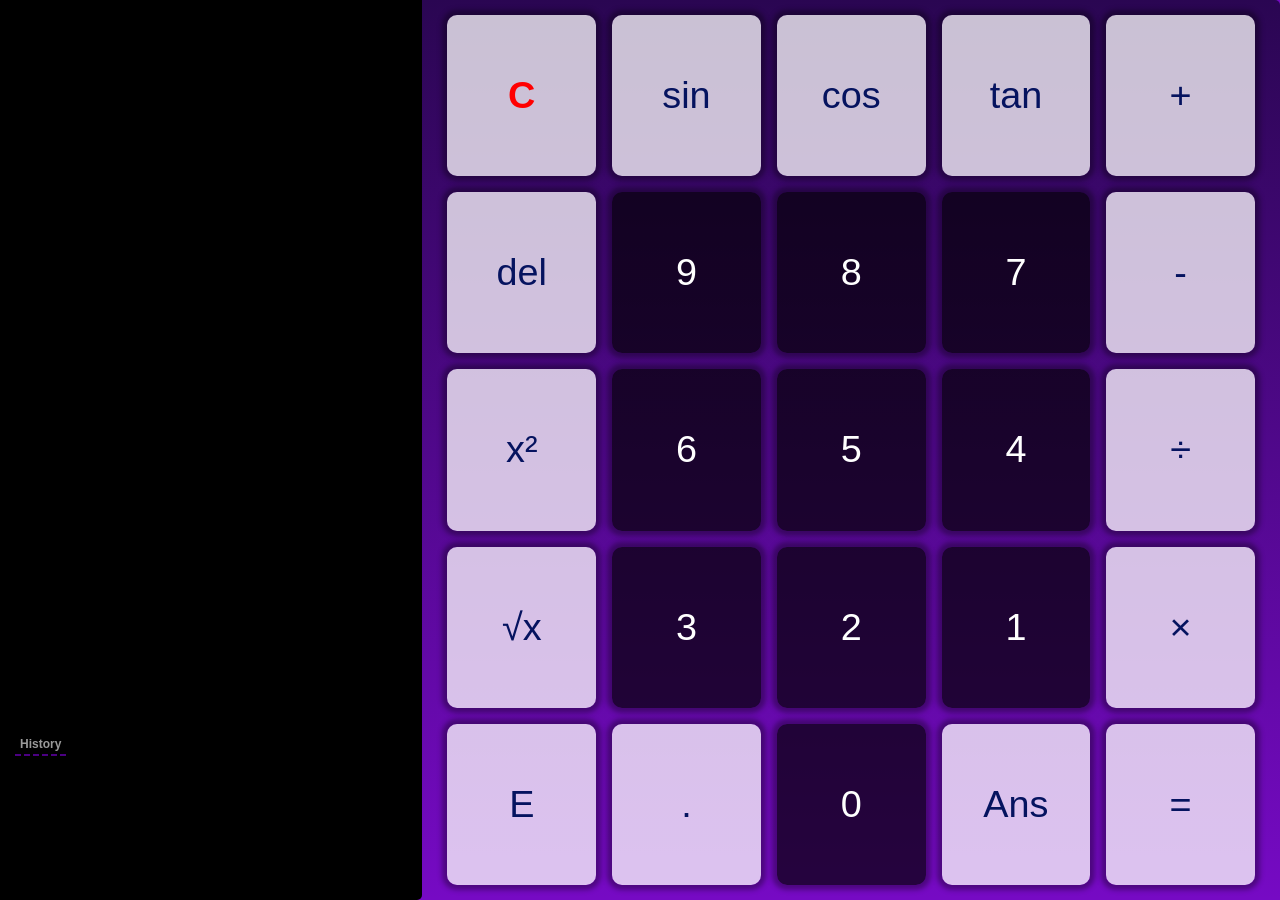
<file: index.html>
<!DOCTYPE html>
<html lang="en">
  <head>
    <title>My Calculator</title>
    <link rel="stylesheet" href="app.css" />
  </head>
  <body class="center">
    <main class="center">
      <div id="display" class="center col">
        <input disabled />
        <b></b>
        <div>
          <h6>History</h6>
          <ul></ul>
        </div>
      </div>
      <div id="buttons" class="center">
        <button style="color: red; font-weight: bolder" s>C</button>
        <button>sin</button>
        <button>cos</button>
        <button>tan</button>
        <button>+</button>
        <button>del</button>
        <button class="num">9</button>
        <button class="num">8</button>
        <button class="num">7</button>
        <button>-</button>
        <button>x²</button>
        <button class="num">6</button>
        <button class="num">5</button>
        <button class="num">4</button>
        <button>÷</button>
        <button>√x</button>
        <button class="num">3</button>
        <button class="num">2</button>
        <button class="num">1</button>
        <button>×</button>
        <button>E</button>
        <button>.</button>
        <button class="num">0</button>
        <button>Ans</button>
        <button>=</button>
      </div>
    </main>
    <script src="./app.js"></script>
  </body>
</html>
</file>
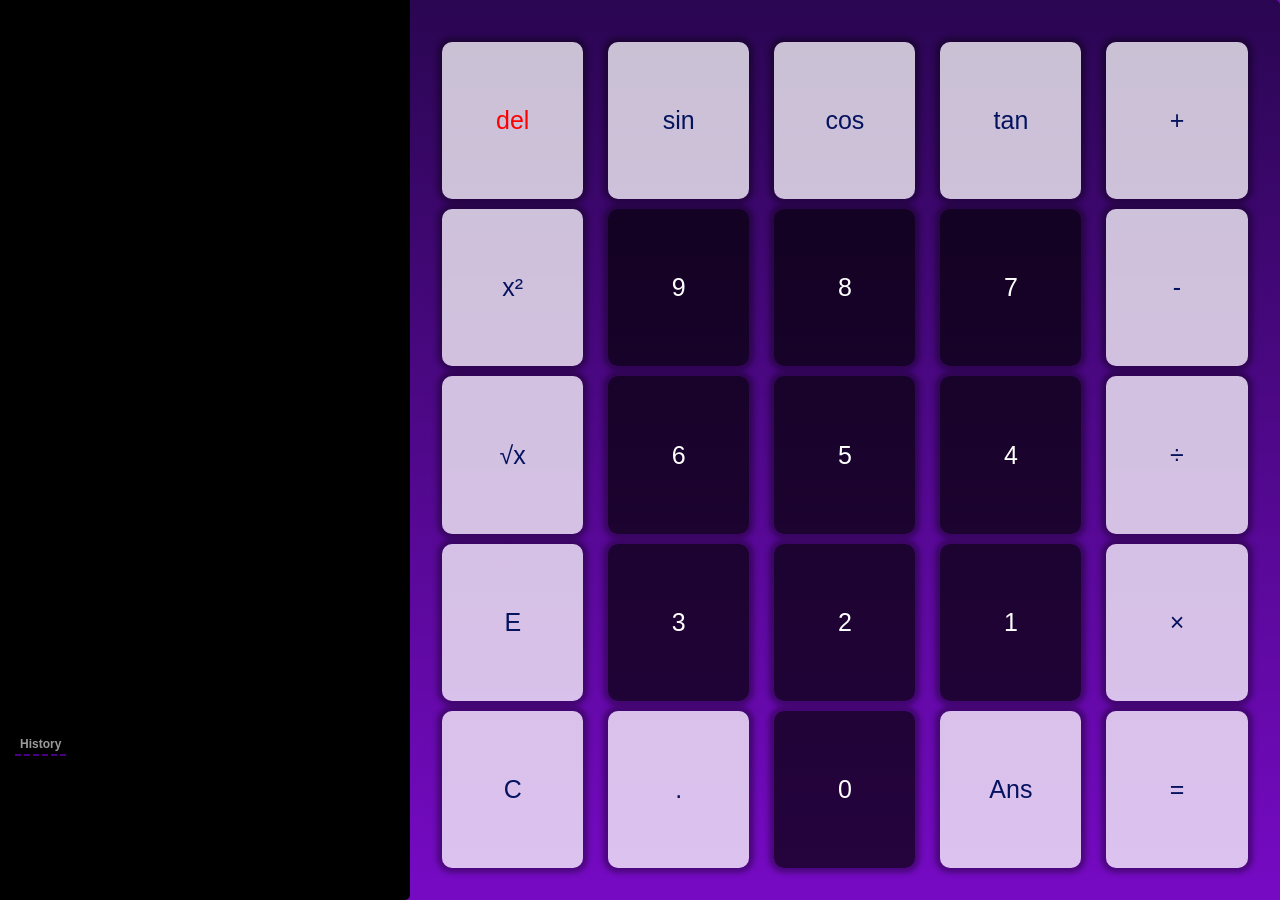
<file: Calculator/index.html>
<!DOCTYPE html>
<html lang="en">
  <head>
    <title>My Calculator</title>
    <link rel="stylesheet" href="app.css" />
  </head>
  <body class="center">
    <main class="center">
      <div id="display" class="center col">
        <input disabled />
        <b></b>
        <div>
          <h6>History</h6>
          <ul></ul>
        </div>
      </div>
      <div id="buttons" class="center">
        <div class="center col">
          <button style="color: red">del</button>
          <button>x²</button>
          <button>√x</button>
          <button>E</button>
          <button>C</button>
        </div>
        <div class="center col">
          <button>sin</button>
          <button class="num">9</button>
          <button class="num">6</button>
          <button class="num">3</button>
          <button>.</button>
        </div>
        <div class="center col">
          <button>cos</button>
          <button class="num">8</button>
          <button class="num">5</button>
          <button class="num">2</button>
          <button class="num">0</button>
        </div>
        <div class="center col">
          <button>tan</button>
          <button class="num">7</button>
          <button class="num">4</button>
          <button class="num">1</button>
          <button>Ans</button>
        </div>
        <div class="center col">
          <button>+</button>
          <button>-</button>
          <button>÷</button>
          <button>×</button>
          <button>=</button>
        </div>
      </div>
    </main>
    <script src="./app.js"></script>
  </body>
</html>
</file>
<file: app.css>
*,
*::after,
*::before {
  box-sizing: border-box;
  padding: 0%;
  margin: 0;
}
body {
  background-color: #760ac4;
  height: 100vh;
  font-family: "Trebuchet MS", "Lucida Sans Unicode", "Lucida Grande",
    "Lucida Sans", Arial, sans-serif;
  user-select: none;
  justify-content: right !important;
}
.center {
  display: flex;
  justify-content: center;
  align-items: center;
}
.col {
  flex-direction: column;
}
main {
  order: 2;
  width: 100%;
  height: 100%;
  background: linear-gradient(#2a0652, #00000000);
  border-radius: 5px;
}
#display {
  background-color: #000;
  border-radius: 0 0 5px 0;
  align-items: flex-end;
  overflow: hidden;
  width: 33%;
  height: 100%;
}
#display input {
  flex: 2;
  background-color: transparent;
  font-family: Cambria, Cochin, Georgia, Times, "Times New Roman", serif;
  width: 100%;
  font-weight: bolder;
  border: none;
  text-align: right;
  color: #fff;
  font-size: 55px;
  padding-right: 20px;
  transition: 0.3s;
}
#display input.active {
  flex: 1;
  color: #ffffff60;
  font-size: 23px;
}
#display b {
  flex: 1;
  color: #ffffff60;
  font-size: 35px;
  margin-right: 0px;
  transition: 0.3s;
  padding: 0 10px;
}
#display b sup {
  font-size: 50%;
}
#display b.active {
  font-size: 60px;
  color: blue;
  margin-right: 10px;
}
#display div {
  color: #ffffff91;
  font-size: 14px;
  width: 100%;
}
#display div h6 {
  font-weight: bolder;
  font-size: 12px;
  color: #9a9a9a;
  padding: 0 5px 3px 5px;
  margin-left: 15px;
  margin-bottom: 4px;
  border-bottom: 2px dashed indigo;
  display: inline-block;
}
#display div ul {
  padding: 0 5px;
  height: 140px;
}
#display div ul li {
  position: relative;
  overflow: hidden;
  background-color: #ffffff00;
  visibility: visible;
  padding: 0 10px;
  height: 60px;
  width: 100%;
  align-items: flex-start !important;
  margin-bottom: 10p x;
  transform: scale(1, 1);
  transition: 0.4s;
}
#display div ul li.active {
  height: 0px;
  visibility: hidden;
  transform: scale(0.7, 0.7);
  animation: added 0.3s ease forwards;
}
#display div ul li:hover {
  background-color: #ffffff09;
}
#display div ul li span {
  flex: 1;
}
#display div ul li span:nth-of-type(2) {
  text-align: right;
  font-weight: bolder;
  width: 100%;
  color: blue;
  font-size: 20px;
}
#buttons {
  display: grid;
  grid-template-columns: repeat(5, 1fr);
  gap: 1rem;
  flex: 1;
  height: 100%;
  padding: 15px 25px;
}
#buttons button {
  font-family: inherit;
  font-size: 4.2vh;
  width: 100%;
  height: 100%;
  border: none;
  box-shadow: 0 0 5px 5px #00000056;
  background-color: #ffffffbf;
  color: #05135f;
  transition: 0.3s;
  border-radius: 10px;
}
#buttons button:hover {
  transform: scale(0.9, 0.9);
  box-shadow: 0px 0px 0px #00000056;
}
#buttons button.num {
  background-color: #000000ad;
  color: #fff;
}
#buttons button span {
  position: absolute;
}

@keyframes added {
  from {
    height: 0px;
  }
  to {
    height: 60px;
  }
}

@media (max-width: 576px) {
  main {
    flex-direction: column;
  }
  #display {
    width: 100%;
    height: 40%;
  }
  #buttons {
    width: 100%;
    gap: 0.5rem;
    padding: 10px 10px;
  }
  #buttons button {
    border-radius: 5px;
    font-size: 2vh;
  }
  #buttons button:hover {
    transform: none;
    box-shadow: none;
  }
  #buttons button:active {
    transform: scale(0.9, 0.9);
    box-shadow: 0px 0px 0px #00000056;
  }
  #display div {
    display: none;
  }
}
</file>
<file: Calculator/app.css>
*,
*::after,
*::before {
  box-sizing: border-box;
  padding: 0%;
  margin: 0;
}
body {
  background-color: #760ac4;
  height: 100vh;
  font-family: "Trebuchet MS", "Lucida Sans Unicode", "Lucida Grande",
    "Lucida Sans", Arial, sans-serif;
  user-select: none;
  justify-content: right !important;
}
.center {
  display: flex;
  justify-content: center;
  align-items: center;
}
.col {
  flex-direction: column;
}
main {
  order: 2;
  width: 100%;
  height: 100%;
  background: linear-gradient(#2a0652, #00000000);
  border-radius: 5px;
}
#display {
  background-color: #000;
  border-radius: 0 0 5px 0;
  align-items: flex-end;
  overflow: hidden;
  width: 33%;
  height: 100%;
}
#display input {
  flex: 2;
  background-color: transparent;
  font-family: Cambria, Cochin, Georgia, Times, "Times New Roman", serif;
  width: 100%;
  font-weight: bolder;
  border: none;
  text-align: right;
  color: #fff;
  font-size: 55px;
  padding-right: 20px;
  transition: 0.3s;
}
#display input.active {
  flex: 1;
  color: #ffffff60;
  font-size: 23px;
}
#display b {
  flex: 1;
  color: #ffffff60;
  font-size: 35px;
  margin-right: 0px;
  transition: 0.3s;
  padding: 0 10px;
}
#display b sup {
  font-size: 50%;
}
#display b.active {
  font-size: 60px;
  color: blue;
  margin-right: 10px;
}
#display div {
  color: #ffffff91;
  font-size: 14px;
  width: 100%;
}
#display div h6 {
  font-weight: bolder;
  font-size: 12px;
  color: #9a9a9a;
  padding: 0 5px 3px 5px;
  margin-left: 15px;
  margin-bottom: 4px;
  border-bottom: 2px dashed indigo;
  display: inline-block;
}
#display div ul {
  padding: 0 5px;
  height: 140px;
}
#display div ul li {
  position: relative;
  overflow: hidden;
  background-color: #ffffff00;
  visibility: visible;
  padding: 0 10px;
  height: 60px;
  width: 100%;
  align-items: flex-start !important;
  margin-bottom: 10p  x;
  transform: scale(1, 1);
  transition: 0.4s;
}
#display div ul li.active {
  height: 0px;
  visibility: hidden;
  transform: scale(0.7, 0.7);
  animation: added 0.3s ease forwards;
}
#display div ul li > hr {
  position: absolute;
  -webkit-transition: 0.4s;
  transition: 0.4s;
  opacity: 0.2;
}
#display div ul li > hr {
  -webkit-box-shadow: 0 0 0px 0px #fff;
  box-shadow: 0 0 0px 0px #fff;
  border-radius: 50%;
}
#display div ul li > hr.active {
  -webkit-box-shadow: 0 0 35px 20px #fff;
  box-shadow: 0 0 35px 20px #fff;
}
#display div ul li:hover {
  background-color: #ffffff09;
}
#display div ul li span {
  flex: 1;
}
#display div ul li span:nth-of-type(2) {
  text-align: right;
  font-weight: bolder;
  width: 100%;
  color: blue;
  font-size: 20px;
}
#buttons {
  width: 70%;
  height: 100%;
  padding: 10px 20px;
  justify-content: space-between;
}
#buttons div {
  flex: 1;
  height: 95%;
}
#buttons button {
  font-family: inherit;
  font-size: 25px;
  margin-top: 10px;
  width: 85%;
  height: 50%;
  border: none;
  box-shadow: 0 0 5px 5px #00000056;
  background-color: #ffffffbf;
  color: rgb(5, 19, 95);
  transition: 0.3s;
  border-radius: 10px;
}
#buttons button:hover,
#buttons button.active {
  transform: scale(0.9, 0.9);
  box-shadow: 0px 0px 0px hsla(0, 0%, 0%, 0.337);
}
#buttons button.num {
  background-color: #000000ad;
  color: #fff;
}


@keyframes added {
  from {
    height: 0px;
  }
  to {
    height: 60px;
  }
}

@media (max-width: 550px) {
  main {
    flex-direction: column;
  }
  #display {
    width: 100%;
    height: 40%;
  }
  #buttons {
    width: 100%;
    height: 60%;
  }
  #display div {
    display: none;
  }
}
</file>
